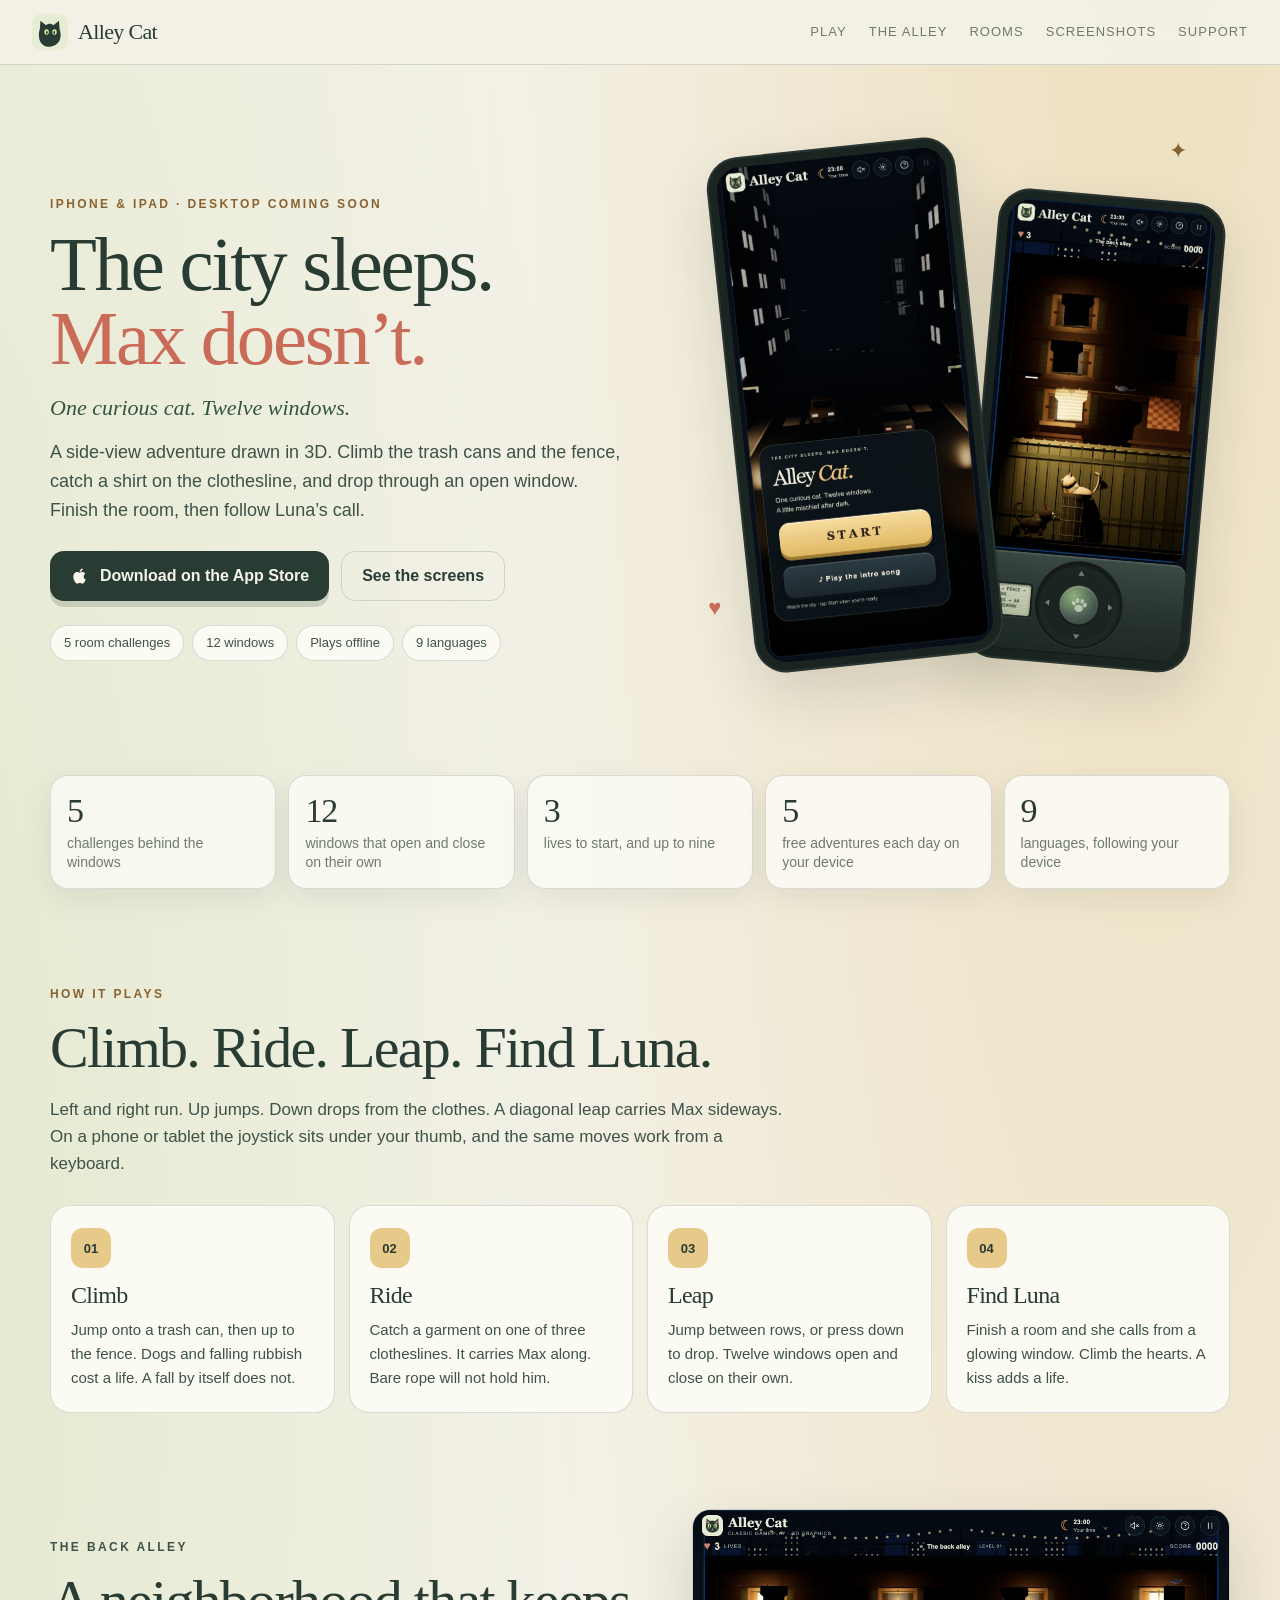
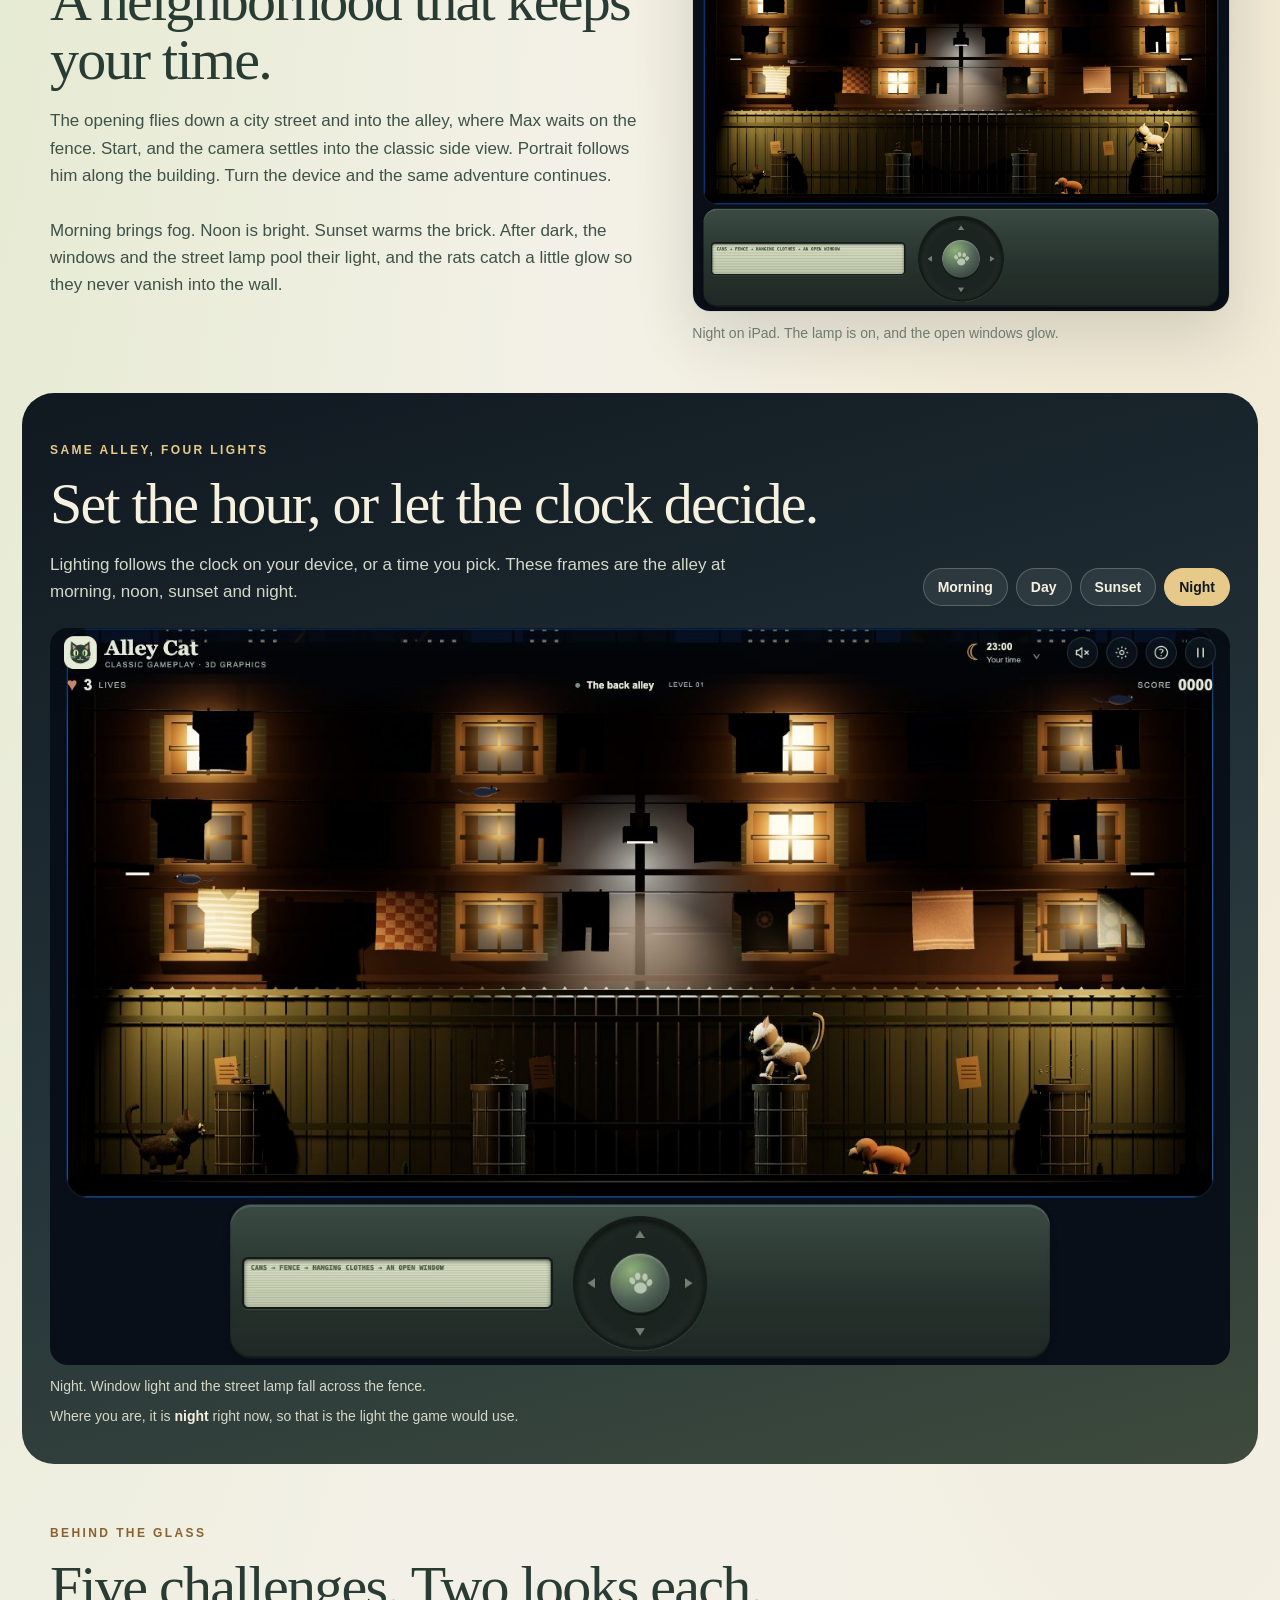
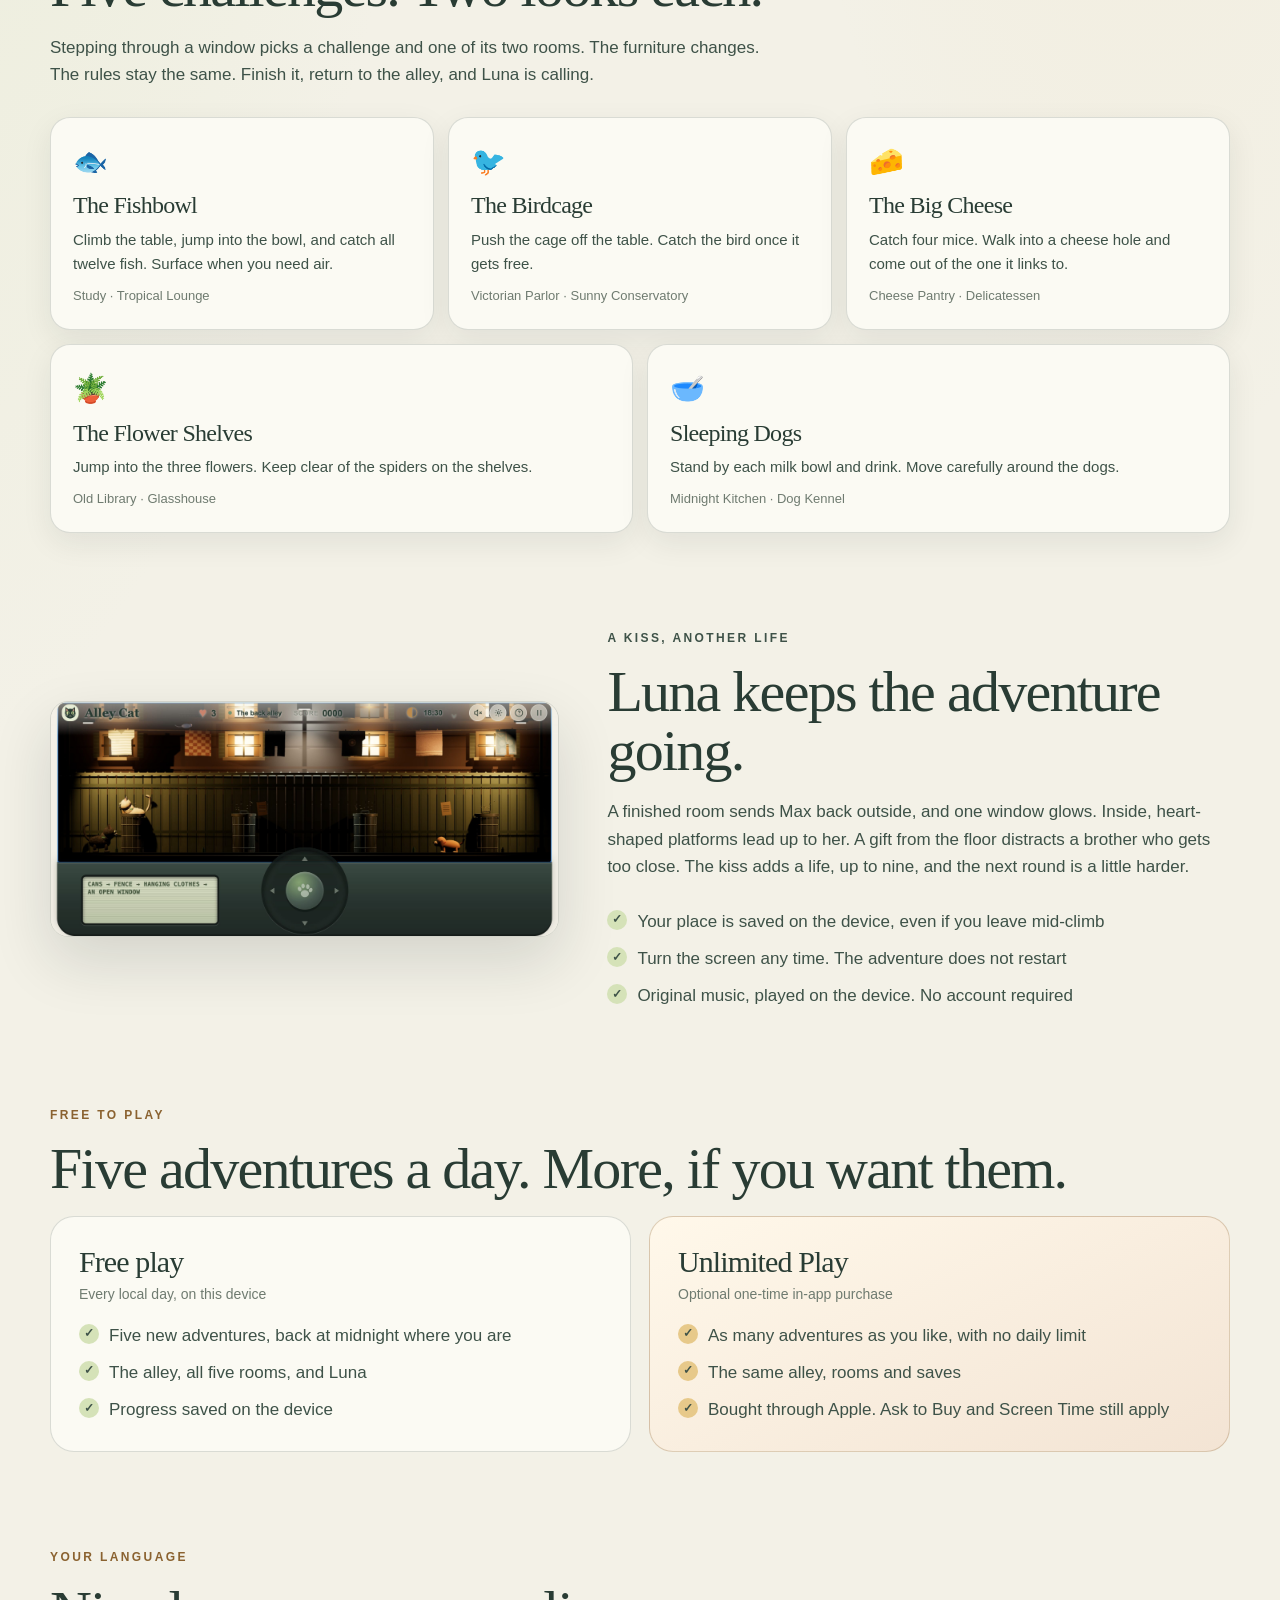
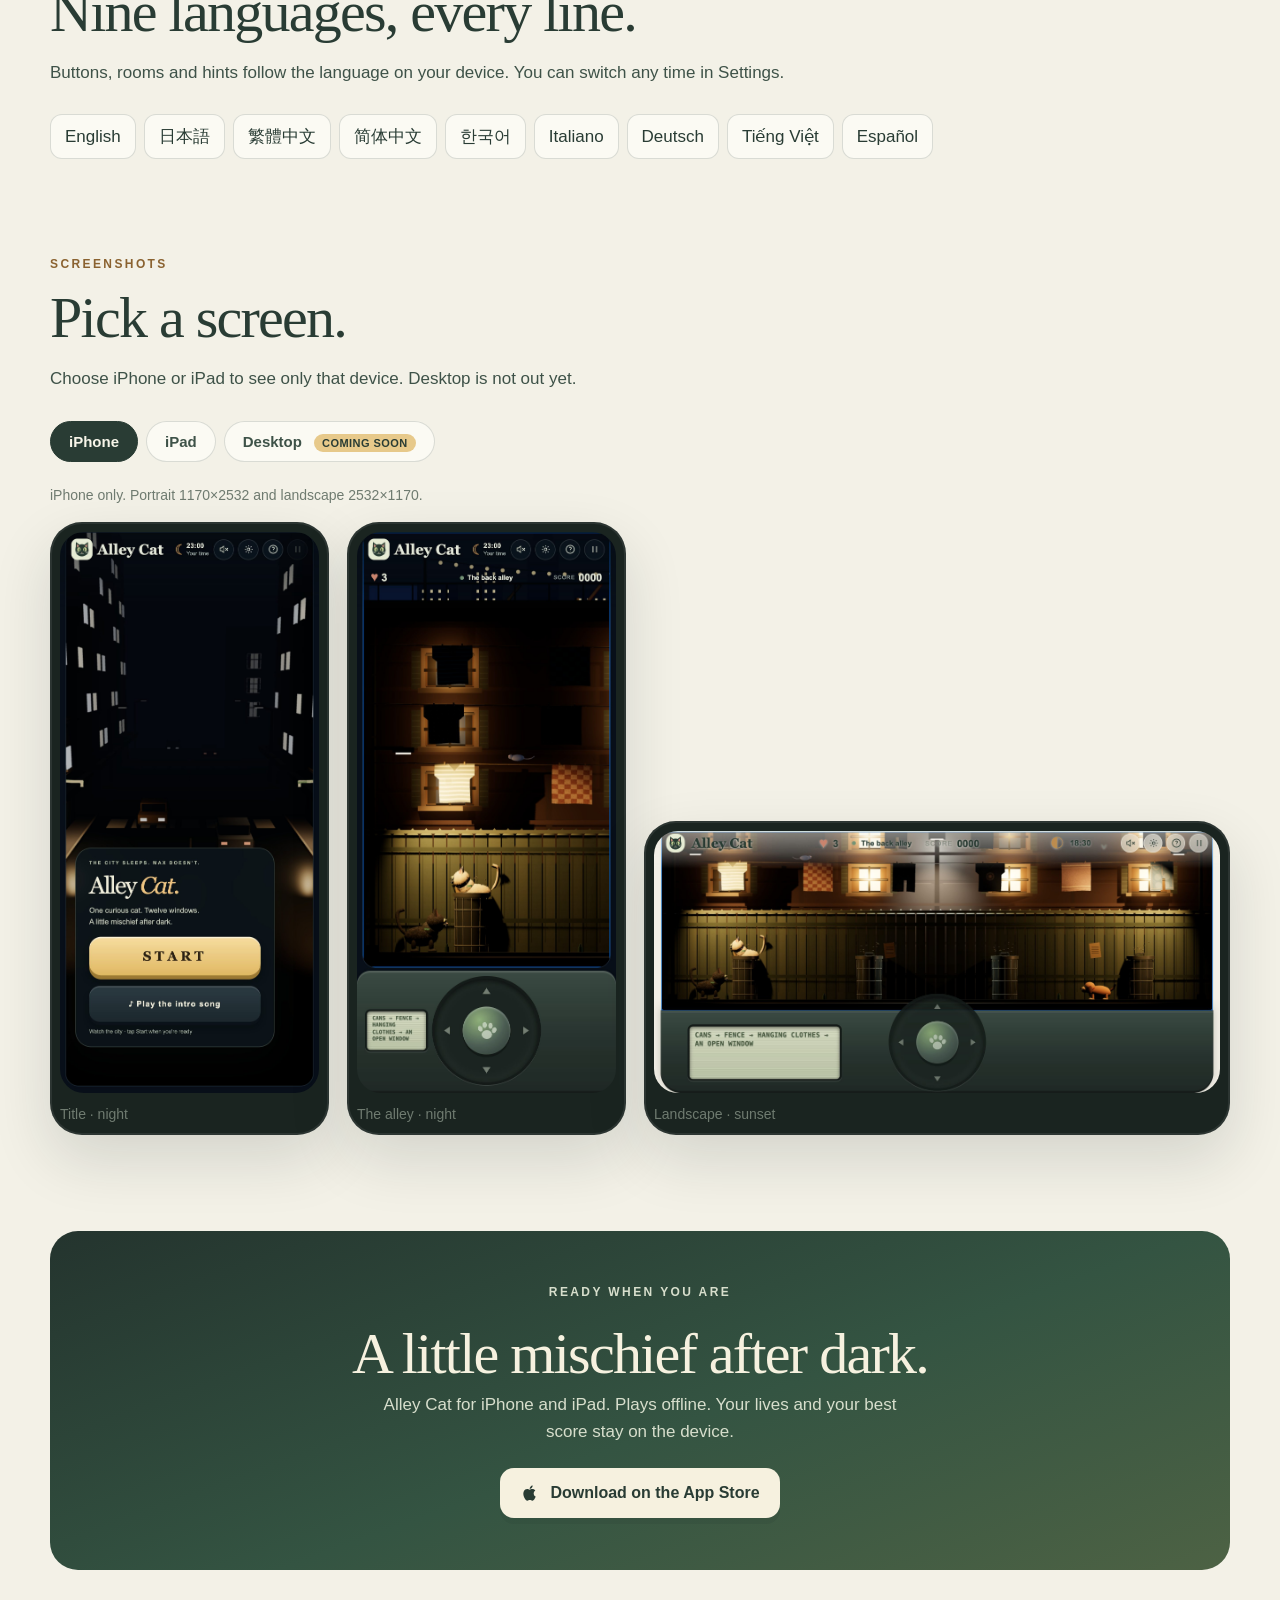
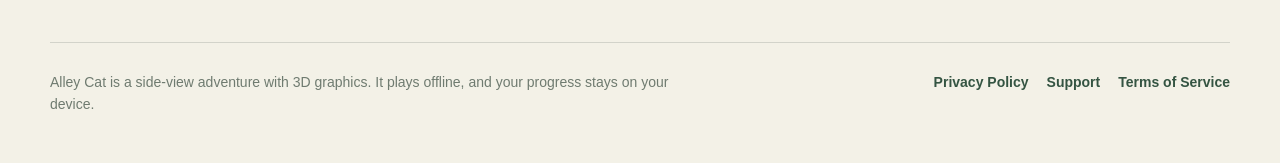
<file: index.html>
<!doctype html>
<html lang="en">
<head>
<meta charset="utf-8">
<meta name="viewport" content="width=device-width, initial-scale=1">
<meta name="theme-color" content="#f3f1e7">
<meta name="description" content="Alley Cat is a side-view adventure with 3D graphics. Climb the cans and the fence, ride the hanging clothes, leap into open windows, and find Luna. For iPhone and iPad.">
<title>Alley Cat — The city sleeps. Max doesn’t.</title>
<link rel="icon" href="data:image/svg+xml,%3Csvg xmlns='http://www.w3.org/2000/svg' viewBox='0 0 64 64'%3E%3Crect width='64' height='64' rx='16' fill='%23e6edd4'/%3E%3Cpath d='M14 26 15 12l10 8c3-3 8-4 13 0l10-8 1 14c6 18-2 30-17 32S8 44 14 26z' fill='%23293c34'/%3E%3Cellipse cx='26' cy='32' rx='4' ry='5' fill='%23d9e8a2'/%3E%3Cellipse cx='40' cy='32' rx='4' ry='5' fill='%23d9e8a2'/%3E%3C/svg%3E">
<link rel="stylesheet" href="styles.css">
</head>
<body>
<a class="skip" href="#play">Skip to how it plays</a>
<header class="nav">
  <a class="brand" href="#top" aria-label="Alley Cat home"><svg viewBox="0 0 64 64" aria-hidden="true"><rect width="64" height="64" rx="16" fill="#e6edd4"/><path d="M14 26 15 12l10 8c3-3 8-4 13 0l10-8 1 14c6 18-2 30-17 32S8 44 14 26z" fill="#293c34"/><ellipse cx="26" cy="32" rx="4" ry="5" fill="#d9e8a2"/><ellipse cx="40" cy="32" rx="4" ry="5" fill="#d9e8a2"/><ellipse cx="26.5" cy="33" rx="1.3" ry="3.2" fill="#1a2622"/><ellipse cx="39.5" cy="33" rx="1.3" ry="3.2" fill="#1a2622"/></svg>Alley Cat</a>
  <nav class="nav-links" aria-label="Page">
    <a href="#play">Play</a>
    <a href="#alley">The alley</a>
    <a href="#rooms">Rooms</a>
    <a href="#screens">Screenshots</a>
    <a href="support.html">Support</a>
  </nav>
</header>

<main id="top">
  <section class="hero">
    <div class="hero-copy">
      <p class="kicker">iPhone &amp; iPad · Desktop coming soon</p>
      <h1>The city sleeps.<br><span class="hl">Max doesn’t.</span></h1>
      <p class="tag">One curious cat. Twelve windows.</p>
      <p class="lede">A side-view adventure drawn in 3D. Climb the trash cans and the fence, catch a shirt on the clothesline, and drop through an open window. Finish the room, then follow Luna’s call.</p>
      <div class="hero-actions">
        <button class="store" type="button"><svg viewBox="0 0 24 24" aria-hidden="true"><path fill="currentColor" d="M16.4 12.6c0-2.3 1.9-3.4 2-3.5-1.1-1.6-2.8-1.8-3.4-1.8-1.4-.2-2.8.8-3.5.8-.7 0-1.9-.8-3-.8-1.6 0-3 .9-3.8 2.3-1.6 2.8-.4 7 1.2 9.3.8 1.1 1.7 2.4 2.9 2.3 1.2 0 1.6-.7 3-.7s1.8.7 3 .7c1.3 0 2.1-1.1 2.8-2.3.9-1.3 1.3-2.6 1.3-2.6s-2.5-1-2.5-3.7zM14.2 5.8c.6-.8 1.1-1.8 1-2.8-.9 0-2 .6-2.6 1.4-.6.7-1.1 1.7-1 2.7 1 .1 2-.5 2.6-1.3z"/></svg>Download on the App Store</button>
        <a class="btn ghost" href="#screens">See the screens</a>
      </div>
      <ul class="badges" aria-label="Highlights">
        <li>5 room challenges</li><li>12 windows</li><li>Plays offline</li><li>9 languages</li>
      </ul>
    </div>
    <div class="hero-art" aria-hidden="true">
      <figure class="device phone tilt-l"><img src="media/iphone-portrait-title.jpg" width="1170" height="2532" alt=""></figure>
      <figure class="device phone tilt-r"><img src="media/iphone-portrait-alley.jpg" width="1170" height="2532" alt=""></figure>
      <span class="spark s1">♥</span><span class="spark s2">✦</span>
    </div>
  </section>

  <ul class="facts" aria-label="At a glance">
    <li><strong>5</strong><span>challenges behind the windows</span></li>
    <li><strong>12</strong><span>windows that open and close on their own</span></li>
    <li><strong>3</strong><span>lives to start, and up to nine</span></li>
    <li><strong>5</strong><span>free adventures each day on your device</span></li>
    <li><strong>9</strong><span>languages, following your device</span></li>
  </ul>

  <section class="section" id="play">
    <p class="kicker">How it plays</p>
    <h2>Climb. Ride. Leap. Find Luna.</h2>
    <p class="intro">Left and right run. Up jumps. Down drops from the clothes. A diagonal leap carries Max sideways. On a phone or tablet the joystick sits under your thumb, and the same moves work from a keyboard.</p>
    <div class="steps">
      <article><i aria-hidden="true">01</i><h3>Climb</h3><p>Jump onto a trash can, then up to the fence. Dogs and falling rubbish cost a life. A fall by itself does not.</p></article>
      <article><i aria-hidden="true">02</i><h3>Ride</h3><p>Catch a garment on one of three clotheslines. It carries Max along. Bare rope will not hold him.</p></article>
      <article><i aria-hidden="true">03</i><h3>Leap</h3><p>Jump between rows, or press down to drop. Twelve windows open and close on their own.</p></article>
      <article><i aria-hidden="true">04</i><h3>Find Luna</h3><p>Finish a room and she calls from a glowing window. Climb the hearts. A kiss adds a life.</p></article>
    </div>
  </section>

  <section class="section" id="alley">
    <div class="split">
      <div class="copy">
        <p class="kicker">The back alley</p>
        <h2>A neighborhood that keeps your time.</h2>
        <p class="intro">The opening flies down a city street and into the alley, where Max waits on the fence. Start, and the camera settles into the classic side view. Portrait follows him along the building. Turn the device and the same adventure continues.</p>
        <p>Morning brings fog. Noon is bright. Sunset warms the brick. After dark, the windows and the street lamp pool their light, and the rats catch a little glow so they never vanish into the wall.</p>
      </div>
      <figure>
        <button class="shot frame" type="button" data-shot="media/ipad-landscape-night.jpg" data-caption="iPad landscape at night. Max on a trash can, the clothesline above the fence, and a dog on the ground.">
          <img src="media/ipad-landscape-night.jpg" width="2048" height="1536" alt="Alley Cat at night on iPad, with Max on a trash can beneath a lit clothesline." loading="lazy">
        </button>
        <figcaption>Night on iPad. The lamp is on, and the open windows glow.</figcaption>
      </figure>
    </div>
  </section>

  <section class="section city" id="clock">
    <div class="city-head">
      <div>
        <p class="kicker">Same alley, four lights</p>
        <h2>Set the hour, or let the clock decide.</h2>
        <p class="intro">Lighting follows the clock on your device, or a time you pick. These frames are the alley at morning, noon, sunset and night.</p>
      </div>
      <div class="tod" role="group" aria-label="Time of day">
        <button type="button" data-tod="morning">Morning</button>
        <button type="button" data-tod="day">Day</button>
        <button type="button" data-tod="sunset">Sunset</button>
        <button type="button" data-tod="night">Night</button>
      </div>
    </div>
    <figure class="tod-stage">
      <button class="shot" type="button" id="tod-shot" data-shot="media/desktop-night.jpg" data-caption="The alley at night.">
        <img id="tod-img" src="media/desktop-night.jpg" width="1440" height="900" alt="The back alley at night.">
      </button>
      <figcaption id="tod-cap">Night. Window light and the street lamp fall across the fence.</figcaption>
    </figure>
    <p class="note">Where you are, it is <b id="tod-now">…</b> right now, so that is the light the game would use.</p>
  </section>

  <section class="section" id="rooms">
    <p class="kicker">Behind the glass</p>
    <h2>Five challenges. Two looks each.</h2>
    <p class="intro">Stepping through a window picks a challenge and one of its two rooms. The furniture changes. The rules stay the same. Finish it, return to the alley, and Luna is calling.</p>
    <div class="rooms">
      <article><span class="mark" aria-hidden="true">🐟</span><h3>The Fishbowl</h3><p>Climb the table, jump into the bowl, and catch all twelve fish. Surface when you need air.</p><p class="theme">Study · Tropical Lounge</p></article>
      <article><span class="mark" aria-hidden="true">🐦</span><h3>The Birdcage</h3><p>Push the cage off the table. Catch the bird once it gets free.</p><p class="theme">Victorian Parlor · Sunny Conservatory</p></article>
      <article><span class="mark" aria-hidden="true">🧀</span><h3>The Big Cheese</h3><p>Catch four mice. Walk into a cheese hole and come out of the one it links to.</p><p class="theme">Cheese Pantry · Delicatessen</p></article>
      <article><span class="mark" aria-hidden="true">🪴</span><h3>The Flower Shelves</h3><p>Jump into the three flowers. Keep clear of the spiders on the shelves.</p><p class="theme">Old Library · Glasshouse</p></article>
      <article><span class="mark" aria-hidden="true">🥣</span><h3>Sleeping Dogs</h3><p>Stand by each milk bowl and drink. Move carefully around the dogs.</p><p class="theme">Midnight Kitchen · Dog Kennel</p></article>
    </div>
  </section>

  <section class="section">
    <div class="split flip">
      <figure>
        <button class="shot frame" type="button" data-shot="media/iphone-landscape-alley.jpg" data-caption="iPhone landscape at sunset. The clothesline, the fence, and Max on a can.">
          <img src="media/iphone-landscape-alley.jpg" width="2532" height="1170" alt="Alley Cat on iPhone in landscape at sunset." loading="lazy">
        </button>
      </figure>
      <div class="copy">
        <p class="kicker">A kiss, another life</p>
        <h2>Luna keeps the adventure going.</h2>
        <p class="intro">A finished room sends Max back outside, and one window glows. Inside, heart-shaped platforms lead up to her. A gift from the floor distracts a brother who gets too close. The kiss adds a life, up to nine, and the next round is a little harder.</p>
        <ul class="ticks">
          <li>Your place is saved on the device, even if you leave mid-climb</li>
          <li>Turn the screen any time. The adventure does not restart</li>
          <li>Original music, played on the device. No account required</li>
        </ul>
      </div>
    </div>
  </section>

  <section class="section" id="plans">
    <p class="kicker">Free to play</p>
    <h2>Five adventures a day. More, if you want them.</h2>
    <div class="plans">
      <article class="plan">
        <h3>Free play</h3>
        <p class="plan-sub">Every local day, on this device</p>
        <ul class="ticks">
          <li>Five new adventures, back at midnight where you are</li>
          <li>The alley, all five rooms, and Luna</li>
          <li>Progress saved on the device</li>
        </ul>
      </article>
      <article class="plan member">
        <h3>Unlimited Play</h3>
        <p class="plan-sub">Optional one-time in-app purchase</p>
        <ul class="ticks">
          <li>As many adventures as you like, with no daily limit</li>
          <li>The same alley, rooms and saves</li>
          <li>Bought through Apple. Ask to Buy and Screen Time still apply</li>
        </ul>
      </article>
    </div>
  </section>

  <section class="section">
    <p class="kicker">Your language</p>
    <h2>Nine languages, every line.</h2>
    <p class="intro">Buttons, rooms and hints follow the language on your device. You can switch any time in Settings.</p>
    <ul class="lang-list">
      <li lang="en">English</li><li lang="ja">日本語</li><li lang="zh-Hant">繁體中文</li><li lang="zh-Hans">简体中文</li><li lang="ko">한국어</li><li lang="it">Italiano</li><li lang="de">Deutsch</li><li lang="vi">Tiếng Việt</li><li lang="es">Español</li>
    </ul>
  </section>

  <section class="section" id="screens">
    <p class="kicker">Screenshots</p>
    <h2>Pick a screen.</h2>
    <p class="intro">Choose iPhone or iPad to see only that device. Desktop is not out yet.</p>
    <div class="tabs" role="tablist" aria-label="Device screenshots">
      <button role="tab" id="tab-iphone" aria-controls="panel-iphone" aria-selected="true" type="button">iPhone</button>
      <button role="tab" id="tab-ipad" aria-controls="panel-ipad" aria-selected="false" tabindex="-1" type="button">iPad</button>
      <button role="tab" id="tab-desktop" aria-controls="panel-desktop" aria-selected="false" tabindex="-1" type="button">Desktop <span class="pill">Coming soon</span></button>
    </div>

    <div class="panel" role="tabpanel" id="panel-iphone" aria-labelledby="tab-iphone">
      <p class="meta">iPhone only. Portrait 1170×2532 and landscape 2532×1170.</p>
      <div class="phone-stage">
        <figure class="device phone">
          <button class="shot" type="button" data-shot="media/iphone-portrait-title.jpg" data-caption="iPhone portrait. The night street, before Start.">
            <img src="media/iphone-portrait-title.jpg" width="1170" height="2532" alt="iPhone portrait title: a night city street and the Start button." loading="lazy">
          </button>
          <figcaption>Title · night</figcaption>
        </figure>
        <figure class="device phone">
          <button class="shot" type="button" data-shot="media/iphone-portrait-alley.jpg" data-caption="iPhone portrait. Max on a can under the clothesline at night.">
            <img src="media/iphone-portrait-alley.jpg" width="1170" height="2532" alt="iPhone portrait gameplay: Max on a trash can in the night alley." loading="lazy">
          </button>
          <figcaption>The alley · night</figcaption>
        </figure>
        <figure class="device phone wide">
          <button class="shot" type="button" data-shot="media/iphone-landscape-alley.jpg" data-caption="iPhone landscape at sunset. The fence, three cans, and the clothesline.">
            <img src="media/iphone-landscape-alley.jpg" width="2532" height="1170" alt="iPhone landscape gameplay at sunset, with the clothesline above the fence." loading="lazy">
          </button>
          <figcaption>Landscape · sunset</figcaption>
        </figure>
      </div>
    </div>

    <div class="panel" role="tabpanel" id="panel-ipad" aria-labelledby="tab-ipad" hidden>
      <p class="meta">iPad only. Landscape 2048×1536 and portrait 1536×2048.</p>
      <div class="ipad-stage">
        <figure class="device">
          <button class="shot" type="button" data-shot="media/ipad-landscape-alley.jpg" data-caption="iPad landscape at 7:00. Morning light over the clothesline.">
            <img src="media/ipad-landscape-alley.jpg" width="2048" height="1536" alt="iPad landscape in the morning, with laundry across three clotheslines." loading="lazy">
          </button>
          <figcaption>Landscape · morning</figcaption>
        </figure>
        <figure class="device">
          <button class="shot" type="button" data-shot="media/ipad-landscape-night.jpg" data-caption="iPad landscape at night. Lamps and lit windows.">
            <img src="media/ipad-landscape-night.jpg" width="2048" height="1536" alt="iPad landscape at night, Max on a can beneath glowing windows." loading="lazy">
          </button>
          <figcaption>Landscape · night</figcaption>
        </figure>
      </div>
      <div class="ipad-ports">
        <figure class="device">
          <button class="shot" type="button" data-shot="media/ipad-portrait-title.jpg" data-caption="iPad portrait. The title over the night street.">
            <img src="media/ipad-portrait-title.jpg" width="1536" height="2048" alt="iPad portrait title screen at night." loading="lazy">
          </button>
          <figcaption>Portrait · title</figcaption>
        </figure>
        <figure class="device">
          <button class="shot" type="button" data-shot="media/ipad-portrait-alley.jpg" data-caption="iPad portrait at noon. The alley in daylight.">
            <img src="media/ipad-portrait-alley.jpg" width="1536" height="2048" alt="iPad portrait of the alley at midday." loading="lazy">
          </button>
          <figcaption>Portrait · day</figcaption>
        </figure>
      </div>
    </div>

    <div class="panel" role="tabpanel" id="panel-desktop" aria-labelledby="tab-desktop" hidden>
      <div class="soon">
        <p class="kicker">Desktop</p>
        <h3>Coming soon</h3>
        <p>A desktop version is on the way. These 1440×900 frames are from the build we are testing, so you can see the wider alley. There is no desktop download yet.</p>
      </div>
      <div class="gallery">
        <figure>
          <button class="shot frame" type="button" data-shot="media/desktop-morning.jpg" data-caption="Desktop preview, morning. Coming soon.">
            <img src="media/desktop-morning.jpg" width="1440" height="900" alt="Desktop preview of the alley in the morning." loading="lazy">
          </button>
          <figcaption>Morning · preview</figcaption>
        </figure>
        <figure>
          <button class="shot frame" type="button" data-shot="media/desktop-day.jpg" data-caption="Desktop preview, midday. Coming soon.">
            <img src="media/desktop-day.jpg" width="1440" height="900" alt="Desktop preview of the alley at midday." loading="lazy">
          </button>
          <figcaption>Day · preview</figcaption>
        </figure>
        <figure>
          <button class="shot frame" type="button" data-shot="media/desktop-sunset.jpg" data-caption="Desktop preview, sunset. Coming soon.">
            <img src="media/desktop-sunset.jpg" width="1440" height="900" alt="Desktop preview of the alley at sunset." loading="lazy">
          </button>
          <figcaption>Sunset · preview</figcaption>
        </figure>
        <figure>
          <button class="shot frame" type="button" data-shot="media/desktop-night.jpg" data-caption="Desktop preview, night. Coming soon.">
            <img src="media/desktop-night.jpg" width="1440" height="900" alt="Desktop preview of the alley at night." loading="lazy">
          </button>
          <figcaption>Night · preview</figcaption>
        </figure>
      </div>
    </div>
  </section>

  <section class="cta">
    <p class="kicker">Ready when you are</p>
    <h2>A little mischief after dark.</h2>
    <p>Alley Cat for iPhone and iPad. Plays offline. Your lives and your best score stay on the device.</p>
    <button class="store" type="button"><svg viewBox="0 0 24 24" aria-hidden="true"><path fill="currentColor" d="M16.4 12.6c0-2.3 1.9-3.4 2-3.5-1.1-1.6-2.8-1.8-3.4-1.8-1.4-.2-2.8.8-3.5.8-.7 0-1.9-.8-3-.8-1.6 0-3 .9-3.8 2.3-1.6 2.8-.4 7 1.2 9.3.8 1.1 1.7 2.4 2.9 2.3 1.2 0 1.6-.7 3-.7s1.8.7 3 .7c1.3 0 2.1-1.1 2.8-2.3.9-1.3 1.3-2.6 1.3-2.6s-2.5-1-2.5-3.7zM14.2 5.8c.6-.8 1.1-1.8 1-2.8-.9 0-2 .6-2.6 1.4-.6.7-1.1 1.7-1 2.7 1 .1 2-.5 2.6-1.3z"/></svg>Download on the App Store</button>
  </section>
</main>

<footer>
  <p>Alley Cat is a side-view adventure with 3D graphics. It plays offline, and your progress stays on your device.</p>
  <p class="legal-links"><a href="privacy.html">Privacy Policy</a> <a href="support.html">Support</a> <a href="terms.html">Terms of Service</a></p>
</footer>

<dialog id="viewer">
  <form method="dialog"><button type="submit" aria-label="Close">Close</button></form>
  <img alt="">
  <p></p>
</dialog>
<script>
const viewer = document.querySelector('#viewer');
const view = viewer.querySelector('img');
const cap = viewer.querySelector('p');
document.body.addEventListener('click', event => {
  const shot = event.target.closest('[data-shot]');
  if (!shot || shot.id === 'tod-shot') return;
  const img = shot.querySelector('img');
  view.src = shot.dataset.shot;
  view.alt = img ? img.alt : '';
  cap.textContent = shot.dataset.caption || view.alt;
  viewer.showModal();
});
document.getElementById('tod-shot').addEventListener('click', () => {
  view.src = document.getElementById('tod-img').src;
  view.alt = document.getElementById('tod-img').alt;
  cap.textContent = document.getElementById('tod-shot').dataset.caption;
  viewer.showModal();
});
viewer.addEventListener('click', event => { if (event.target === viewer) viewer.close(); });

const tabs = [...document.querySelectorAll('[role="tab"]')];
function selectTab(tab) {
  tabs.forEach(t => {
    const on = t === tab;
    t.setAttribute('aria-selected', String(on));
    t.tabIndex = on ? 0 : -1;
    document.getElementById(t.getAttribute('aria-controls')).hidden = !on;
  });
}
tabs.forEach((tab, index) => {
  tab.addEventListener('click', () => selectTab(tab));
  tab.addEventListener('keydown', event => {
    const step = { ArrowRight: 1, ArrowLeft: -1 }[event.key];
    if (!step) return;
    event.preventDefault();
    const next = tabs[(index + step + tabs.length) % tabs.length];
    next.focus();
    selectTab(next);
  });
});

const TOD = {
  morning: ['media/desktop-morning.jpg', 'The back alley in the morning.', 'Morning. Fog over the clothesline, and the street lamp still warm.', 'morning fog'],
  day: ['media/desktop-day.jpg', 'The back alley at midday.', 'Midday. Bright sky above the roof, and laundry in full sun.', 'daytime'],
  sunset: ['media/desktop-sunset.jpg', 'The back alley at sunset.', 'Sunset. The windows stay lit as the light goes gold.', 'sunset'],
  night: ['media/desktop-night.jpg', 'The back alley at night.', 'Night. Window light and the street lamp fall across the fence.', 'night']
};
const todImg = document.getElementById('tod-img');
const todCap = document.getElementById('tod-cap');
const todShot = document.getElementById('tod-shot');
const todButtons = [...document.querySelectorAll('[data-tod]')];
function showTod(id) {
  const [src, alt, caption] = TOD[id];
  todImg.src = src;
  todImg.alt = alt;
  todCap.textContent = caption;
  todShot.dataset.shot = src;
  todShot.dataset.caption = caption;
  todButtons.forEach(button => button.setAttribute('aria-pressed', String(button.dataset.tod === id)));
}
todButtons.forEach(button => button.addEventListener('click', () => showTod(button.dataset.tod)));
const hour = new Date().getHours() + new Date().getMinutes() / 60;
const now = hour >= 19.5 || hour < 5 ? 'night' : hour < 9 ? 'morning' : hour < 16.5 ? 'day' : 'sunset';
document.getElementById('tod-now').textContent = TOD[now][3];
showTod(now);
</script>
</body>
</html>
</file>
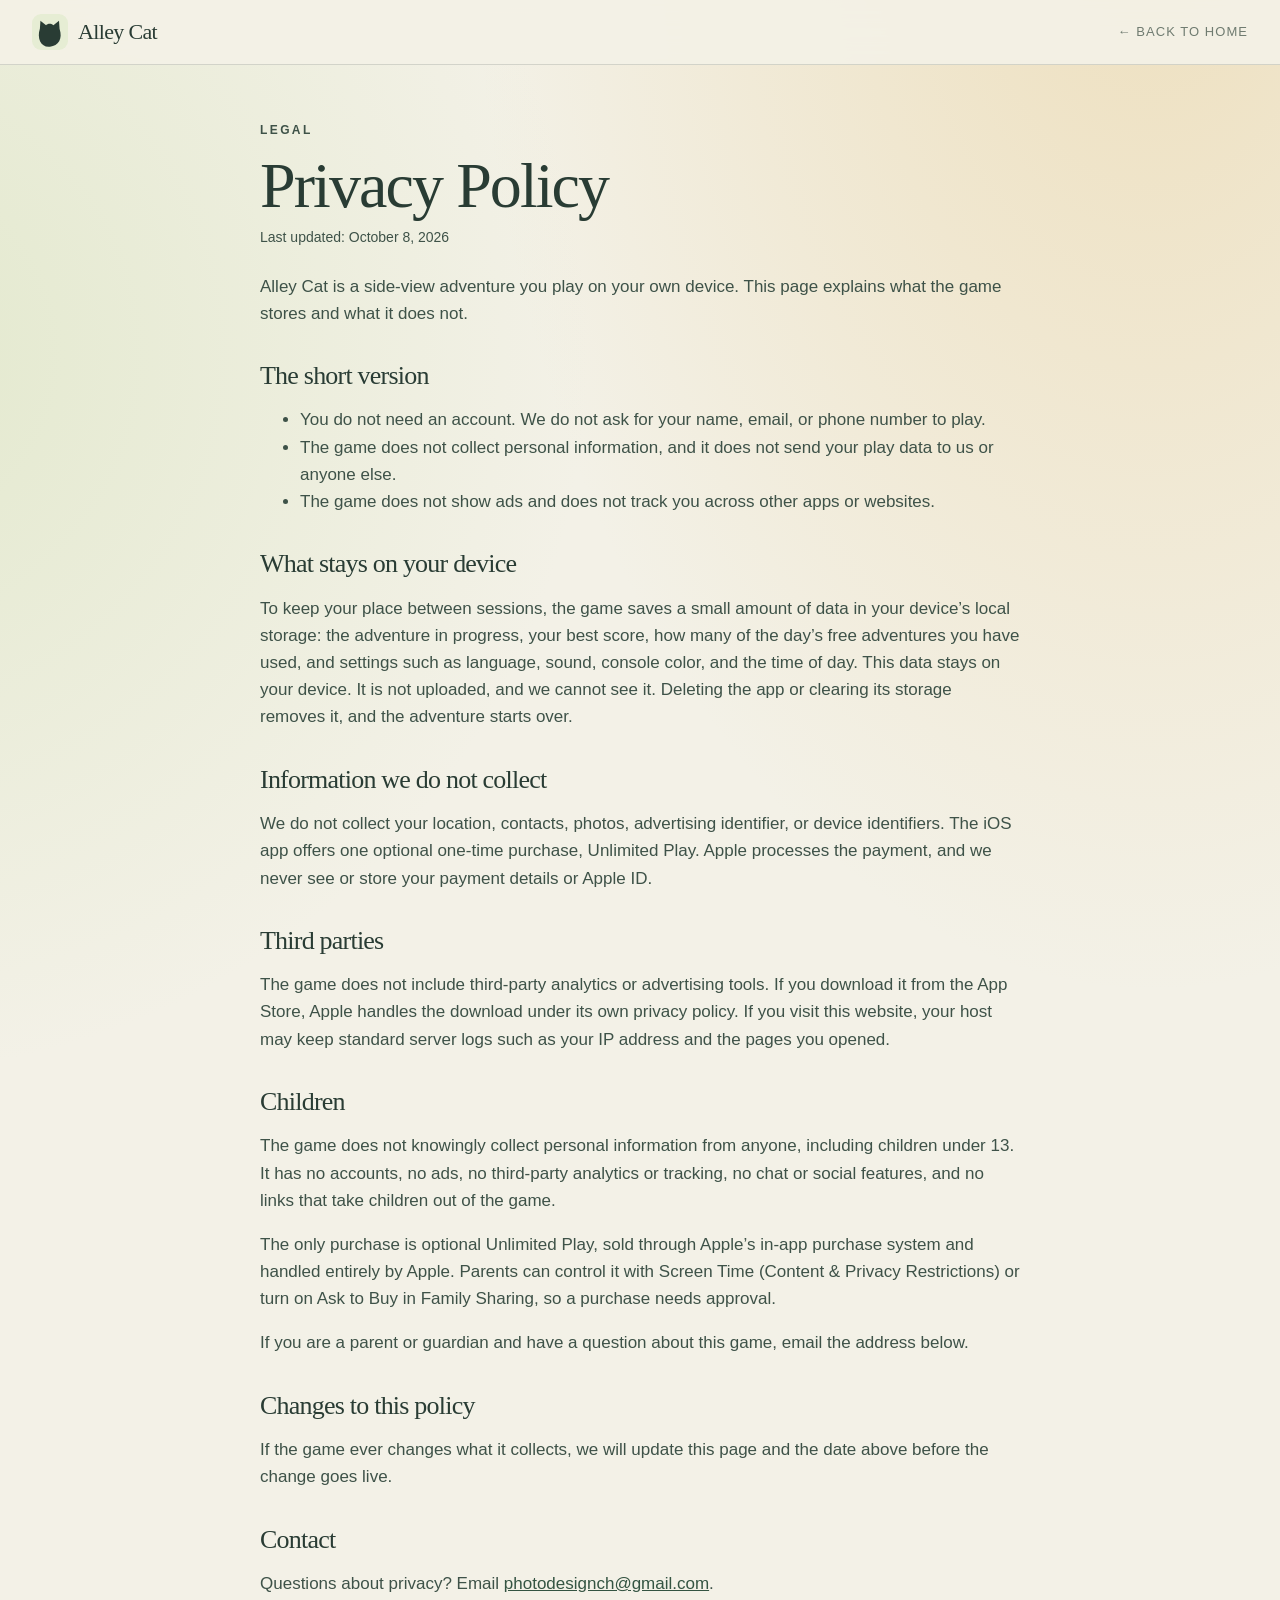
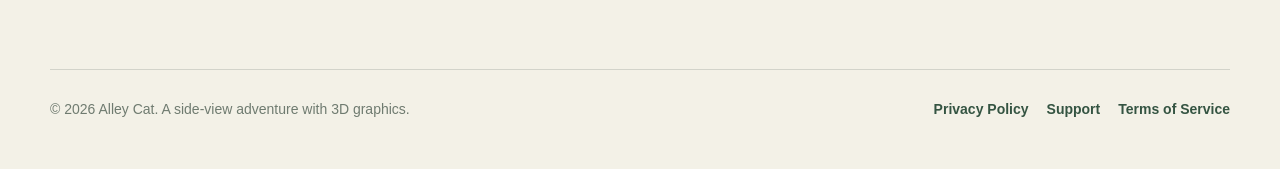
<file: privacy.html>
<!doctype html>
<html lang="en">
<head>
<meta charset="utf-8">
<meta name="viewport" content="width=device-width, initial-scale=1">
<meta name="theme-color" content="#f3f1e7">
<meta name="description" content="How Alley Cat handles your information.">
<title>Privacy Policy — Alley Cat</title>
<link rel="icon" href="data:image/svg+xml,%3Csvg xmlns='http://www.w3.org/2000/svg' viewBox='0 0 64 64'%3E%3Crect width='64' height='64' rx='16' fill='%23e6edd4'/%3E%3Cpath d='M14 26 15 12l10 8c3-3 8-4 13 0l10-8 1 14c6 18-2 30-17 32S8 44 14 26z' fill='%23293c34'/%3E%3C/svg%3E">
<link rel="stylesheet" href="styles.css">
</head>
<body>
<header class="nav">
  <a class="brand" href="index.html" aria-label="Alley Cat home"><svg viewBox="0 0 64 64" aria-hidden="true"><rect width="64" height="64" rx="16" fill="#e6edd4"/><path d="M14 26 15 12l10 8c3-3 8-4 13 0l10-8 1 14c6 18-2 30-17 32S8 44 14 26z" fill="#293c34"/></svg>Alley Cat</a>
  <nav class="nav-links" aria-label="Page"><a href="index.html">&larr; Back to home</a></nav>
</header>
<main class="legal">
<p class="kicker">Legal</p>
<h1>Privacy Policy</h1>
<p class="updated">Last updated: October 8, 2026</p>
<p>Alley Cat is a side-view adventure you play on your own device. This page explains what the game stores and what it does not.</p>

<h2>The short version</h2>
<ul>
<li>You do not need an account. We do not ask for your name, email, or phone number to play.</li>
<li>The game does not collect personal information, and it does not send your play data to us or anyone else.</li>
<li>The game does not show ads and does not track you across other apps or websites.</li>
</ul>

<h2>What stays on your device</h2>
<p>To keep your place between sessions, the game saves a small amount of data in your device’s local storage: the adventure in progress, your best score, how many of the day’s free adventures you have used, and settings such as language, sound, console color, and the time of day. This data stays on your device. It is not uploaded, and we cannot see it. Deleting the app or clearing its storage removes it, and the adventure starts over.</p>

<h2>Information we do not collect</h2>
<p>We do not collect your location, contacts, photos, advertising identifier, or device identifiers. The iOS app offers one optional one-time purchase, Unlimited Play. Apple processes the payment, and we never see or store your payment details or Apple ID.</p>

<h2>Third parties</h2>
<p>The game does not include third-party analytics or advertising tools. If you download it from the App Store, Apple handles the download under its own privacy policy. If you visit this website, your host may keep standard server logs such as your IP address and the pages you opened.</p>

<h2>Children</h2>
<p>The game does not knowingly collect personal information from anyone, including children under 13. It has no accounts, no ads, no third-party analytics or tracking, no chat or social features, and no links that take children out of the game.</p>
<p>The only purchase is optional Unlimited Play, sold through Apple’s in-app purchase system and handled entirely by Apple. Parents can control it with Screen Time (Content &amp; Privacy Restrictions) or turn on Ask to Buy in Family Sharing, so a purchase needs approval.</p>
<p>If you are a parent or guardian and have a question about this game, email the address below.</p>

<h2>Changes to this policy</h2>
<p>If the game ever changes what it collects, we will update this page and the date above before the change goes live.</p>

<h2>Contact</h2>
<p>Questions about privacy? Email <a href="mailto:photodesignch@gmail.com">photodesignch@gmail.com</a>.</p>
</main>
<footer>
  <p>&copy; 2026 Alley Cat. A side-view adventure with 3D graphics.</p>
  <p class="legal-links"><a href="privacy.html">Privacy Policy</a> <a href="support.html">Support</a> <a href="terms.html">Terms of Service</a></p>
</footer>
</body>
</html>
</file>
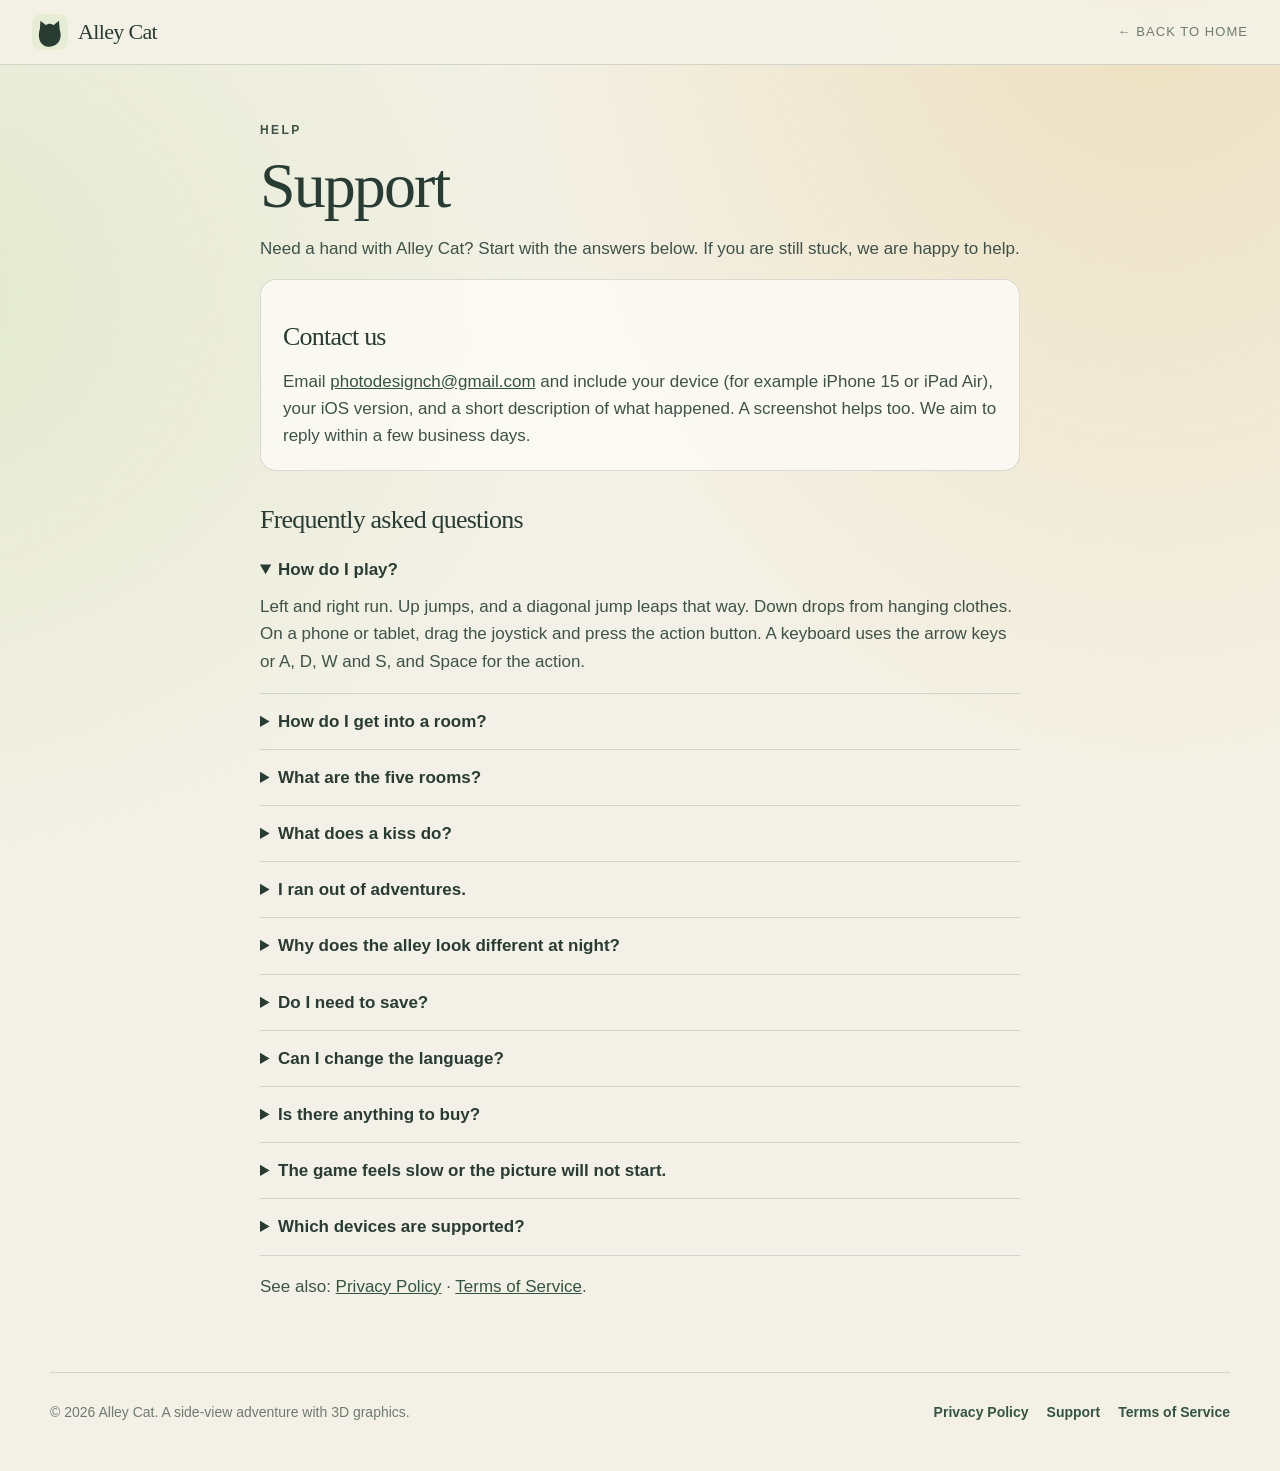
<file: support.html>
<!doctype html>
<html lang="en">
<head>
<meta charset="utf-8">
<meta name="viewport" content="width=device-width, initial-scale=1">
<meta name="theme-color" content="#f3f1e7">
<meta name="description" content="Help with Alley Cat.">
<title>Support — Alley Cat</title>
<link rel="icon" href="data:image/svg+xml,%3Csvg xmlns='http://www.w3.org/2000/svg' viewBox='0 0 64 64'%3E%3Crect width='64' height='64' rx='16' fill='%23e6edd4'/%3E%3Cpath d='M14 26 15 12l10 8c3-3 8-4 13 0l10-8 1 14c6 18-2 30-17 32S8 44 14 26z' fill='%23293c34'/%3E%3C/svg%3E">
<link rel="stylesheet" href="styles.css">
</head>
<body>
<header class="nav">
  <a class="brand" href="index.html" aria-label="Alley Cat home"><svg viewBox="0 0 64 64" aria-hidden="true"><rect width="64" height="64" rx="16" fill="#e6edd4"/><path d="M14 26 15 12l10 8c3-3 8-4 13 0l10-8 1 14c6 18-2 30-17 32S8 44 14 26z" fill="#293c34"/></svg>Alley Cat</a>
  <nav class="nav-links" aria-label="Page"><a href="index.html">&larr; Back to home</a></nav>
</header>
<main class="legal">
<p class="kicker">Help</p>
<h1>Support</h1>
<p>Need a hand with Alley Cat? Start with the answers below. If you are still stuck, we are happy to help.</p>

<div class="contact-card">
<h2>Contact us</h2>
<p>Email <a href="mailto:photodesignch@gmail.com">photodesignch@gmail.com</a> and include your device (for example iPhone 15 or iPad Air), your iOS version, and a short description of what happened. A screenshot helps too. We aim to reply within a few business days.</p>
</div>

<h2>Frequently asked questions</h2>
<details open><summary>How do I play?</summary><p>Left and right run. Up jumps, and a diagonal jump leaps that way. Down drops from hanging clothes. On a phone or tablet, drag the joystick and press the action button. A keyboard uses the arrow keys or A, D, W and S, and Space for the action.</p></details>
<details><summary>How do I get into a room?</summary><p>Climb a trash can, then the fence. Catch a garment and ride the clothesline. Jump or drop into an open window. All twelve windows open and close on their own. Bare rope will not hold Max.</p></details>
<details><summary>What are the five rooms?</summary><p>The Fishbowl, the Birdcage, the Big Cheese, the Flower Shelves, and Sleeping Dogs. Each visit picks one challenge and one of its two looks. Finish the room, return to the alley, and enter the window where Luna is calling.</p></details>
<details><summary>What does a kiss do?</summary><p>Climb the hearts to Luna. A kiss adds a life, up to nine, and the next round is a little harder. You start with three lives. Dogs, thrown rubbish, and a few room hazards cost a life. Falling on its own does not.</p></details>
<details><summary>I ran out of adventures.</summary><p>Free play gives five new adventures a day on your device. They return at midnight local time. Unlimited Play is an optional one-time purchase that removes the daily limit. If you already bought it on this Apple ID, use Restore purchase on the daily-limit screen.</p></details>
<details><summary>Why does the alley look different at night?</summary><p>Lighting follows the clock on your device: fog in the morning, bright sun at midday, golden light at sunset, and lamps after dark. Open the clock and pick Morning, Daytime, Sunset or Night if you want a different hour.</p></details>
<details><summary>Do I need to save?</summary><p>No. The game saves on its own. Progress stays on your device. Deleting the app or clearing its data resets it, and we are not able to recover it.</p></details>
<details><summary>Can I change the language?</summary><p>Yes. The game follows your device language and supports English, Japanese, Traditional Chinese, Simplified Chinese, Korean, Italian, German, Vietnamese and Spanish. Change it any time in Settings.</p></details>
<details><summary>Is there anything to buy?</summary><p>The game is free to download, with five adventures a day. Unlimited Play is an optional one-time in-app purchase. There are no ads and no cash prizes.</p></details>
<details><summary>The game feels slow or the picture will not start.</summary><p>Alley Cat needs WebGL. Close other apps, restart the game, and open it in a current version of iOS. If the neighborhood still will not appear, email us with your device model.</p></details>
<details><summary>Which devices are supported?</summary><p>iPhone and iPad, in portrait and landscape. The desktop version is coming soon and is not available to download yet.</p></details>

<p>See also: <a href="privacy.html">Privacy Policy</a> · <a href="terms.html">Terms of Service</a>.</p>
</main>
<footer>
  <p>&copy; 2026 Alley Cat. A side-view adventure with 3D graphics.</p>
  <p class="legal-links"><a href="privacy.html">Privacy Policy</a> <a href="support.html">Support</a> <a href="terms.html">Terms of Service</a></p>
</footer>
</body>
</html>
</file>
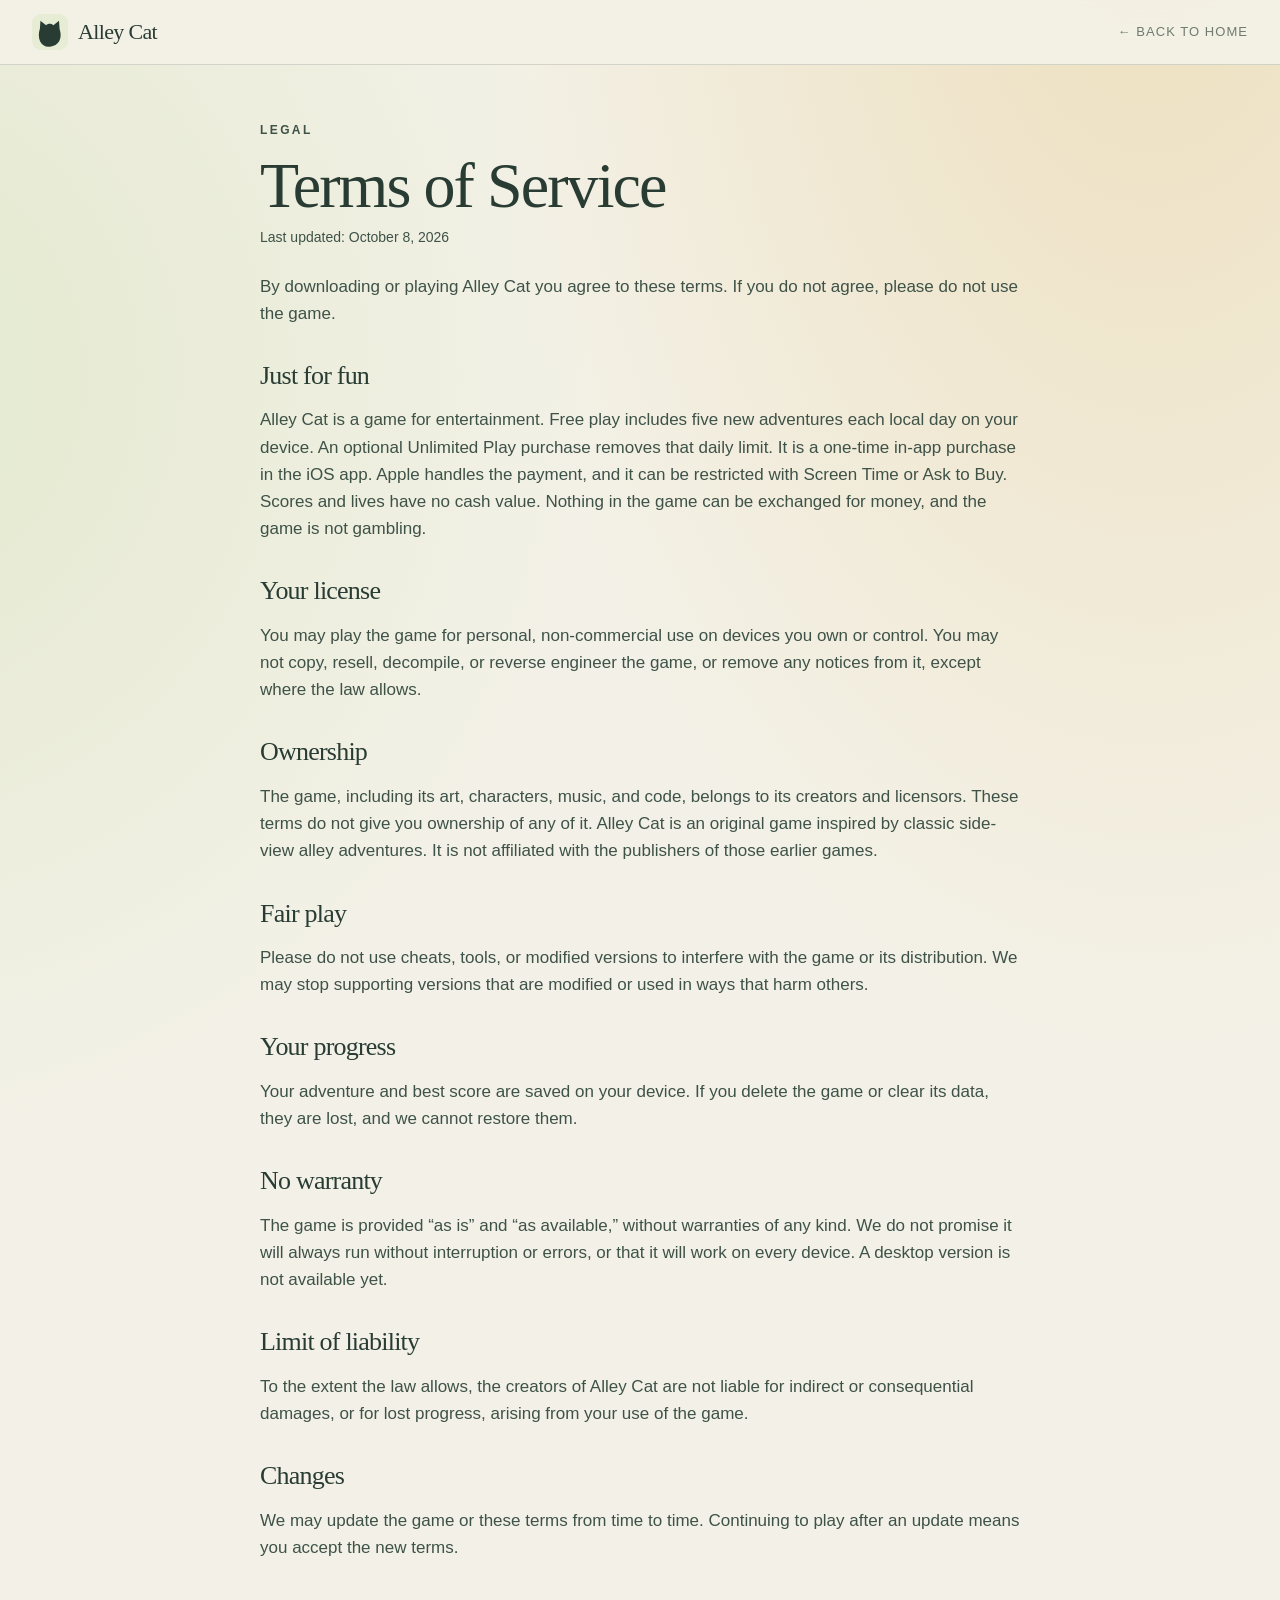
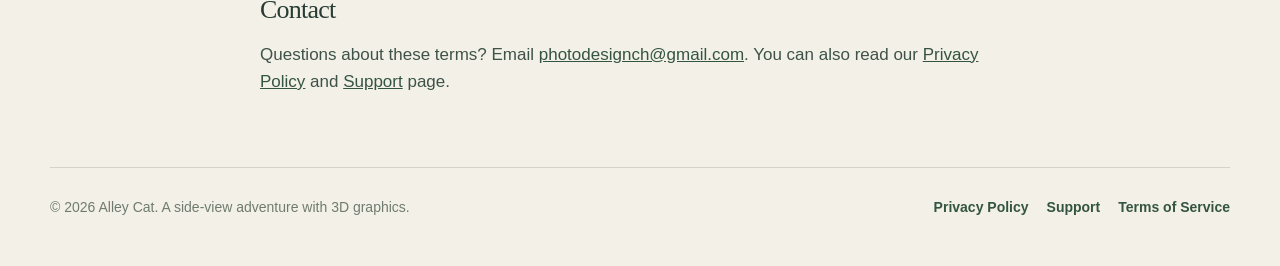
<file: terms.html>
<!doctype html>
<html lang="en">
<head>
<meta charset="utf-8">
<meta name="viewport" content="width=device-width, initial-scale=1">
<meta name="theme-color" content="#f3f1e7">
<meta name="description" content="The terms for playing Alley Cat.">
<title>Terms of Service — Alley Cat</title>
<link rel="icon" href="data:image/svg+xml,%3Csvg xmlns='http://www.w3.org/2000/svg' viewBox='0 0 64 64'%3E%3Crect width='64' height='64' rx='16' fill='%23e6edd4'/%3E%3Cpath d='M14 26 15 12l10 8c3-3 8-4 13 0l10-8 1 14c6 18-2 30-17 32S8 44 14 26z' fill='%23293c34'/%3E%3C/svg%3E">
<link rel="stylesheet" href="styles.css">
</head>
<body>
<header class="nav">
  <a class="brand" href="index.html" aria-label="Alley Cat home"><svg viewBox="0 0 64 64" aria-hidden="true"><rect width="64" height="64" rx="16" fill="#e6edd4"/><path d="M14 26 15 12l10 8c3-3 8-4 13 0l10-8 1 14c6 18-2 30-17 32S8 44 14 26z" fill="#293c34"/></svg>Alley Cat</a>
  <nav class="nav-links" aria-label="Page"><a href="index.html">&larr; Back to home</a></nav>
</header>
<main class="legal">
<p class="kicker">Legal</p>
<h1>Terms of Service</h1>
<p class="updated">Last updated: October 8, 2026</p>
<p>By downloading or playing Alley Cat you agree to these terms. If you do not agree, please do not use the game.</p>

<h2>Just for fun</h2>
<p>Alley Cat is a game for entertainment. Free play includes five new adventures each local day on your device. An optional Unlimited Play purchase removes that daily limit. It is a one-time in-app purchase in the iOS app. Apple handles the payment, and it can be restricted with Screen Time or Ask to Buy. Scores and lives have no cash value. Nothing in the game can be exchanged for money, and the game is not gambling.</p>

<h2>Your license</h2>
<p>You may play the game for personal, non-commercial use on devices you own or control. You may not copy, resell, decompile, or reverse engineer the game, or remove any notices from it, except where the law allows.</p>

<h2>Ownership</h2>
<p>The game, including its art, characters, music, and code, belongs to its creators and licensors. These terms do not give you ownership of any of it. Alley Cat is an original game inspired by classic side-view alley adventures. It is not affiliated with the publishers of those earlier games.</p>

<h2>Fair play</h2>
<p>Please do not use cheats, tools, or modified versions to interfere with the game or its distribution. We may stop supporting versions that are modified or used in ways that harm others.</p>

<h2>Your progress</h2>
<p>Your adventure and best score are saved on your device. If you delete the game or clear its data, they are lost, and we cannot restore them.</p>

<h2>No warranty</h2>
<p>The game is provided “as is” and “as available,” without warranties of any kind. We do not promise it will always run without interruption or errors, or that it will work on every device. A desktop version is not available yet.</p>

<h2>Limit of liability</h2>
<p>To the extent the law allows, the creators of Alley Cat are not liable for indirect or consequential damages, or for lost progress, arising from your use of the game.</p>

<h2>Changes</h2>
<p>We may update the game or these terms from time to time. Continuing to play after an update means you accept the new terms.</p>

<h2>Contact</h2>
<p>Questions about these terms? Email <a href="mailto:photodesignch@gmail.com">photodesignch@gmail.com</a>. You can also read our <a href="privacy.html">Privacy Policy</a> and <a href="support.html">Support</a> page.</p>
</main>
<footer>
  <p>&copy; 2026 Alley Cat. A side-view adventure with 3D graphics.</p>
  <p class="legal-links"><a href="privacy.html">Privacy Policy</a> <a href="support.html">Support</a> <a href="terms.html">Terms of Service</a></p>
</footer>
</body>
</html>
</file>
<file: styles.css>
/* Alley Cat homepage. Cream paper, forest ink and lamp gold from the game. */
:root {
  --bg: #f3f1e7;
  --bg-raise: #fbfaf3;
  --ink: #293c34;
  --body: #3e5248;
  --muted: #6f7b70;
  --line: rgba(41, 60, 52, 0.16);
  --accent: #345442;
  --accent-ink: #f7f5e9;
  --gold: #e7c98a;
  --gold-ink: #8a6230;
  --heart: #c96b58;
  --mint: #d5e2b8;
  --night: #101820;
  --glow: rgba(231, 201, 138, 0.45);
  --shadow: 0 24px 60px rgba(24, 36, 32, 0.14);
  --shadow-soft: 0 10px 30px rgba(24, 36, 32, 0.08);
  --nav: rgba(243, 241, 231, 0.92);
  --panel: rgba(251, 250, 243, 0.9);
  --serif: "Iowan Old Style", "Palatino Linotype", Palatino, Georgia, serif;
  --sans: "Avenir Next", Avenir, "Segoe UI", "Hiragino Sans", "Noto Sans CJK JP", sans-serif;
  --wide: min(1180px, calc(100% - 64px));
}

* { box-sizing: border-box; }
html { scroll-behavior: smooth; }
body {
  margin: 0;
  background:
    radial-gradient(ellipse at 90% -8%, var(--glow), transparent 42%),
    radial-gradient(ellipse at -10% 20%, rgba(213, 226, 184, 0.55), transparent 36%),
    var(--bg);
  color: var(--ink);
  font: 17px/1.6 var(--sans);
  -webkit-font-smoothing: antialiased;
}
img { max-width: 100%; height: auto; display: block; }
a { color: inherit; }
button, a { -webkit-tap-highlight-color: transparent; }
:focus-visible { outline: 2px solid var(--accent); outline-offset: 3px; border-radius: 6px; }
h1, h2, h3 { font-family: var(--serif); font-weight: 500; letter-spacing: -0.03em; }
h2 { font-size: clamp(36px, 4.6vw, 58px); line-height: 1.02; margin: 0 0 18px; }
h3 { font-size: 24px; line-height: 1.15; margin: 0 0 8px; }

.skip { position: absolute; left: 12px; top: 12px; transform: translateY(-160%); background: var(--accent); color: var(--accent-ink); padding: 8px 12px; z-index: 30; border-radius: 8px; }
.skip:focus { transform: none; }

.nav { position: sticky; top: 0; z-index: 20; display: flex; align-items: center; gap: 28px; padding: 14px 32px; background: var(--nav); backdrop-filter: blur(16px); -webkit-backdrop-filter: blur(16px); border-bottom: 1px solid var(--line); }
.brand { display: flex; align-items: center; gap: 10px; text-decoration: none; font-family: var(--serif); font-size: 22px; letter-spacing: -0.03em; }
.brand svg { width: 36px; height: 36px; flex: none; }
.nav-links { display: flex; gap: 22px; margin-left: auto; }
.nav-links a { color: var(--muted); text-decoration: none; font-size: 13px; letter-spacing: 0.08em; text-transform: uppercase; }
.nav-links a:hover { color: var(--ink); }

.kicker { margin: 0 0 14px; color: var(--gold-ink); font-size: 12px; font-weight: 700; letter-spacing: 0.2em; text-transform: uppercase; }
.intro { max-width: 46rem; color: var(--body); margin: 0 0 28px; }

.btn, button.store { display: inline-flex; align-items: center; justify-content: center; gap: 10px; text-decoration: none; background: var(--ink); color: var(--accent-ink); font: 600 16px/1 var(--sans); padding: 15px 20px; border: 0; border-radius: 14px; cursor: pointer; box-shadow: 0 6px 0 rgba(41, 60, 52, 0.18); }
button.store svg { width: 20px; height: 20px; }
.btn.ghost { background: transparent; color: var(--ink); border: 1.5px solid var(--line); box-shadow: none; }
.btn.ghost:hover { background: var(--bg-raise); }

.hero { display: grid; grid-template-columns: 1.05fr 0.95fr; gap: 36px; align-items: center; width: var(--wide); margin: 0 auto; padding: 56px 0 28px; }
.hero h1 { margin: 0; font-size: clamp(48px, 6vw, 82px); line-height: 0.96; }
.hl { color: var(--heart); }
.tag { margin: 18px 0 0; font: italic 22px/1.3 var(--serif); color: var(--accent); }
.lede { max-width: 36rem; color: var(--body); font-size: 18px; margin: 16px 0 0; }
.hero-actions { display: flex; flex-wrap: wrap; gap: 12px; margin-top: 26px; }
.badges { display: flex; flex-wrap: wrap; gap: 8px; list-style: none; padding: 0; margin: 24px 0 0; }
.badges li { padding: 7px 13px; border-radius: 999px; background: var(--bg-raise); border: 1px solid var(--line); font-size: 13px; color: var(--body); }

.hero-art { position: relative; height: clamp(460px, 48vw, 620px); }
.device { margin: 0; border-radius: 32px; padding: 10px; background: #1a2420; box-shadow: var(--shadow), inset 0 0 0 2px rgba(255,255,255,.08); }
.device img { border-radius: 24px; width: 100%; }
.hero-art .device { position: absolute; width: min(46%, 280px); }
.hero-art .tilt-l { left: 8%; top: 4%; transform: rotate(-6deg); z-index: 2; }
.hero-art .tilt-r { right: 4%; top: 12%; width: min(42%, 250px); transform: rotate(5deg); z-index: 1; }
.spark { position: absolute; z-index: 3; color: var(--heart); font-size: 22px; }
.s1 { left: 4%; bottom: 18%; } .s2 { right: 8%; top: 2%; color: var(--gold-ink); }

.facts { width: var(--wide); margin: 12px auto 0; padding: 0; list-style: none; display: grid; grid-template-columns: repeat(5, 1fr); gap: 12px; }
.facts li { padding: 18px 16px 16px; background: var(--panel); border: 1px solid var(--line); border-radius: 18px; box-shadow: var(--shadow-soft); }
.facts strong { display: block; font: 500 34px/1 var(--serif); letter-spacing: -0.03em; }
.facts span { display: block; margin-top: 6px; font-size: 14px; color: var(--muted); line-height: 1.35; }

.section { width: var(--wide); margin: 0 auto; padding: 96px 0 0; }
.split { display: grid; grid-template-columns: 1.05fr 0.95fr; gap: 48px; align-items: center; }
.split.flip { grid-template-columns: 0.9fr 1.1fr; }
.split .copy p { color: var(--body); }
figure { margin: 0; }
.shot { display: block; width: 100%; padding: 0; border: 0; background: none; cursor: zoom-in; font: inherit; color: inherit; text-align: left; }
.frame { border-radius: 18px; overflow: hidden; box-shadow: var(--shadow); border: 1px solid var(--line); }
figcaption { margin-top: 10px; font-size: 14px; color: var(--muted); }
figcaption b { color: var(--ink); }

.steps { display: grid; grid-template-columns: repeat(4, 1fr); gap: 14px; }
.steps article { padding: 22px 20px; background: var(--bg-raise); border: 1px solid var(--line); border-radius: 20px; }
.steps i { display: inline-grid; place-items: center; width: 40px; height: 40px; border-radius: 12px; background: var(--gold); font: 700 13px/1 var(--sans); font-style: normal; margin-bottom: 14px; }
.steps p { margin: 0; color: var(--body); font-size: 15px; }

.pair { display: grid; grid-template-columns: 1fr 1fr; gap: 18px; margin-top: 22px; }

.city { position: relative; }
.city::before { content: ""; position: absolute; inset: 48px -28px -36px; z-index: -1; border-radius: 32px; background: linear-gradient(165deg, #101820 0%, #24343a 55%, #3d4a3c 100%); }
.city .kicker { color: var(--gold); }
.city h2, .city .note b { color: #f6f1df; }
.city .intro, .city .note, .tod-stage figcaption { color: #d5d8c8; }
.city .intro { margin-bottom: 0; }
.city-head { display: flex; justify-content: space-between; align-items: flex-end; gap: 24px; flex-wrap: wrap; margin-bottom: 22px; }
.tod { display: flex; gap: 8px; flex-wrap: wrap; }
.tod button { font: 600 14px/1 var(--sans); padding: 11px 14px; border-radius: 999px; border: 1px solid rgba(255,255,255,.22); background: rgba(255,255,255,.08); color: #f6f1df; cursor: pointer; }
.tod button[aria-pressed="true"] { background: var(--gold); color: var(--night); border-color: var(--gold); }
.tod-stage img { width: 100%; border-radius: 18px; aspect-ratio: 1440 / 900; object-fit: cover; }
.note { font-size: 14px; margin: 8px 0 0; }

.rooms { display: grid; grid-template-columns: repeat(6, 1fr); gap: 14px; }
.rooms article { grid-column: span 2; padding: 22px; background: var(--bg-raise); border: 1px solid var(--line); border-radius: 20px; box-shadow: var(--shadow-soft); }
.rooms article:nth-child(4), .rooms article:nth-child(5) { grid-column: span 3; }
.rooms .mark { display: block; font-size: 28px; margin-bottom: 8px; }
.rooms p { margin: 0; color: var(--body); font-size: 15px; }
.rooms .theme { margin-top: 10px; color: var(--muted); font-size: 13px; }

.ticks { list-style: none; padding: 0; margin: 16px 0 0; display: grid; gap: 10px; }
.ticks li { position: relative; padding-left: 30px; color: var(--body); }
.ticks li::before { content: "✓"; position: absolute; left: 0; top: 2px; width: 20px; height: 20px; display: grid; place-items: center; border-radius: 50%; background: var(--mint); font-size: 12px; font-weight: 700; }
.plans { display: grid; grid-template-columns: 1fr 1fr; gap: 18px; }
.plan { padding: 28px; border-radius: 24px; background: var(--bg-raise); border: 1px solid var(--line); }
.plan h3 { font-size: 30px; margin: 0; }
.plan-sub { margin: 4px 0 0; color: var(--muted); font-size: 14px; }
.plan.member { background: linear-gradient(155deg, #fff8ea, #f3e4d4); border-color: rgba(138, 98, 48, .28); }
.plan.member .ticks li::before { background: var(--gold); }

.lang-list { display: flex; flex-wrap: wrap; gap: 8px; list-style: none; padding: 0; margin: 8px 0 0; }
.lang-list li { padding: 8px 14px; border-radius: 12px; background: var(--bg-raise); border: 1px solid var(--line); }

.tabs { display: flex; flex-wrap: wrap; gap: 8px; margin: 8px 0 22px; }
.tabs [role="tab"] { font: 600 15px/1 var(--sans); padding: 12px 18px; border-radius: 999px; border: 1px solid var(--line); background: var(--bg-raise); color: var(--body); cursor: pointer; }
.tabs [aria-selected="true"] { background: var(--ink); color: var(--accent-ink); border-color: var(--ink); }
.pill { margin-left: 8px; padding: 3px 8px; border-radius: 999px; background: var(--gold); color: var(--ink); font-size: 11px; letter-spacing: 0.04em; text-transform: uppercase; }
.tabs [aria-selected="true"] .pill { background: #f6f1df; color: var(--ink); }
.meta { color: var(--muted); font-size: 14px; margin: 0 0 16px; }
.phone-stage { display: grid; grid-template-columns: 1fr 1fr 2.1fr; gap: 18px; align-items: end; }
.ipad-stage { display: grid; grid-template-columns: 1fr 1fr; gap: 18px; align-items: start; }
.ipad-ports { display: grid; grid-template-columns: repeat(2, minmax(0, 280px)); justify-content: center; gap: 22px; margin-top: 22px; }
.gallery { display: grid; grid-template-columns: 1fr 1fr; gap: 16px; }
.soon {
  margin: 0 0 22px;
  padding: 36px 32px;
  border-radius: 24px;
  background: var(--night);
  color: #f6f1df;
}
.soon h3 { font-size: clamp(42px, 6vw, 72px); margin: 0 0 10px; color: var(--gold); }
.soon p { margin: 0; max-width: 40rem; color: #d5d8c8; }

.cta { width: var(--wide); margin: 96px auto 0; padding: 52px 28px; text-align: center; border-radius: 28px; background: linear-gradient(160deg, #24342e, #345442 55%, #4d6244); color: #f6f1df; }
.cta h2 { margin-bottom: 8px; }
.cta p { margin: 0 auto 22px; max-width: 34rem; color: #d7decc; }
.cta .store { background: #f6f1df; color: var(--ink); }

footer { width: var(--wide); margin: 72px auto 0; padding: 28px 0 48px; border-top: 1px solid var(--line); display: flex; justify-content: space-between; gap: 24px; color: var(--muted); font-size: 14px; }
footer p { margin: 0; max-width: 40rem; }
.legal-links { display: flex; flex-wrap: wrap; gap: 18px; }
.legal-links a { color: var(--accent); text-decoration: none; font-weight: 600; }
.legal-links a:hover { text-decoration: underline; }

#viewer { width: min(1100px, calc(100% - 32px)); max-height: calc(100vh - 32px); padding: 0; border: 0; border-radius: 16px; background: #111; color: #f6f1df; }
#viewer::backdrop { background: rgba(10, 14, 12, 0.72); }
#viewer form { position: absolute; right: 12px; top: 12px; }
#viewer button { font: 600 13px/1 var(--sans); padding: 8px 12px; border: 0; border-radius: 999px; background: rgba(246, 241, 223, 0.92); color: var(--ink); cursor: pointer; }
#viewer img { width: 100%; max-height: calc(100vh - 110px); object-fit: contain; }
#viewer p { margin: 0; padding: 12px 16px 14px; font-size: 14px; }

.legal { width: min(760px, calc(100% - 32px)); margin: 0 auto; padding: 56px 0 0; }
.legal h1 { font-size: clamp(40px, 6vw, 64px); line-height: 1; margin: 0 0 8px; }
.legal h2 { font-size: 26px; margin: 36px 0 8px; }
.legal p, .legal li { color: var(--body); }
.legal a { color: var(--accent); }
.updated { color: var(--muted); font-size: 14px; margin: 0 0 24px; }
.contact-card { margin: 8px 0 12px; padding: 8px 22px 4px; border: 1px solid var(--line); border-radius: 16px; background: var(--panel); }
.legal details { border-bottom: 1px solid var(--line); padding: 14px 0; }
.legal summary { cursor: pointer; font-weight: 650; color: var(--ink); }
.legal details p { margin: 10px 0 4px; }

@media (max-width: 980px) {
  .facts { grid-template-columns: repeat(3, 1fr); }
  .steps, .rooms { grid-template-columns: 1fr 1fr; }
  .rooms article, .rooms article:nth-child(4), .rooms article:nth-child(5) { grid-column: auto; }
  .phone-stage { grid-template-columns: 1fr 1fr; }
  .phone-stage .wide { grid-column: 1 / -1; }
}
@media (max-width: 800px) {
  :root { --wide: calc(100% - 32px); }
  .nav { padding: 12px 16px; }
  .nav-links a:not(:last-child) { display: none; }
  .hero, .split, .split.flip, .plans, .pair, .ipad-stage, .gallery { grid-template-columns: 1fr; }
  .hero { padding-top: 32px; }
  .hero-art { height: 520px; }
  .facts { grid-template-columns: 1fr 1fr; }
  .facts li:last-child { grid-column: 1 / -1; }
  .ipad-ports { grid-template-columns: 1fr 1fr; }
  .section { padding-top: 72px; }
  footer { flex-direction: column; }
}
@media (max-width: 560px) {
  .steps, .rooms, .phone-stage, .ipad-ports { grid-template-columns: 1fr; }
  .hero-art { height: 460px; }
  .city::before { inset: 36px -12px -24px; }
}
@media (prefers-reduced-motion: reduce) {
  html { scroll-behavior: auto; }
}
</file>
